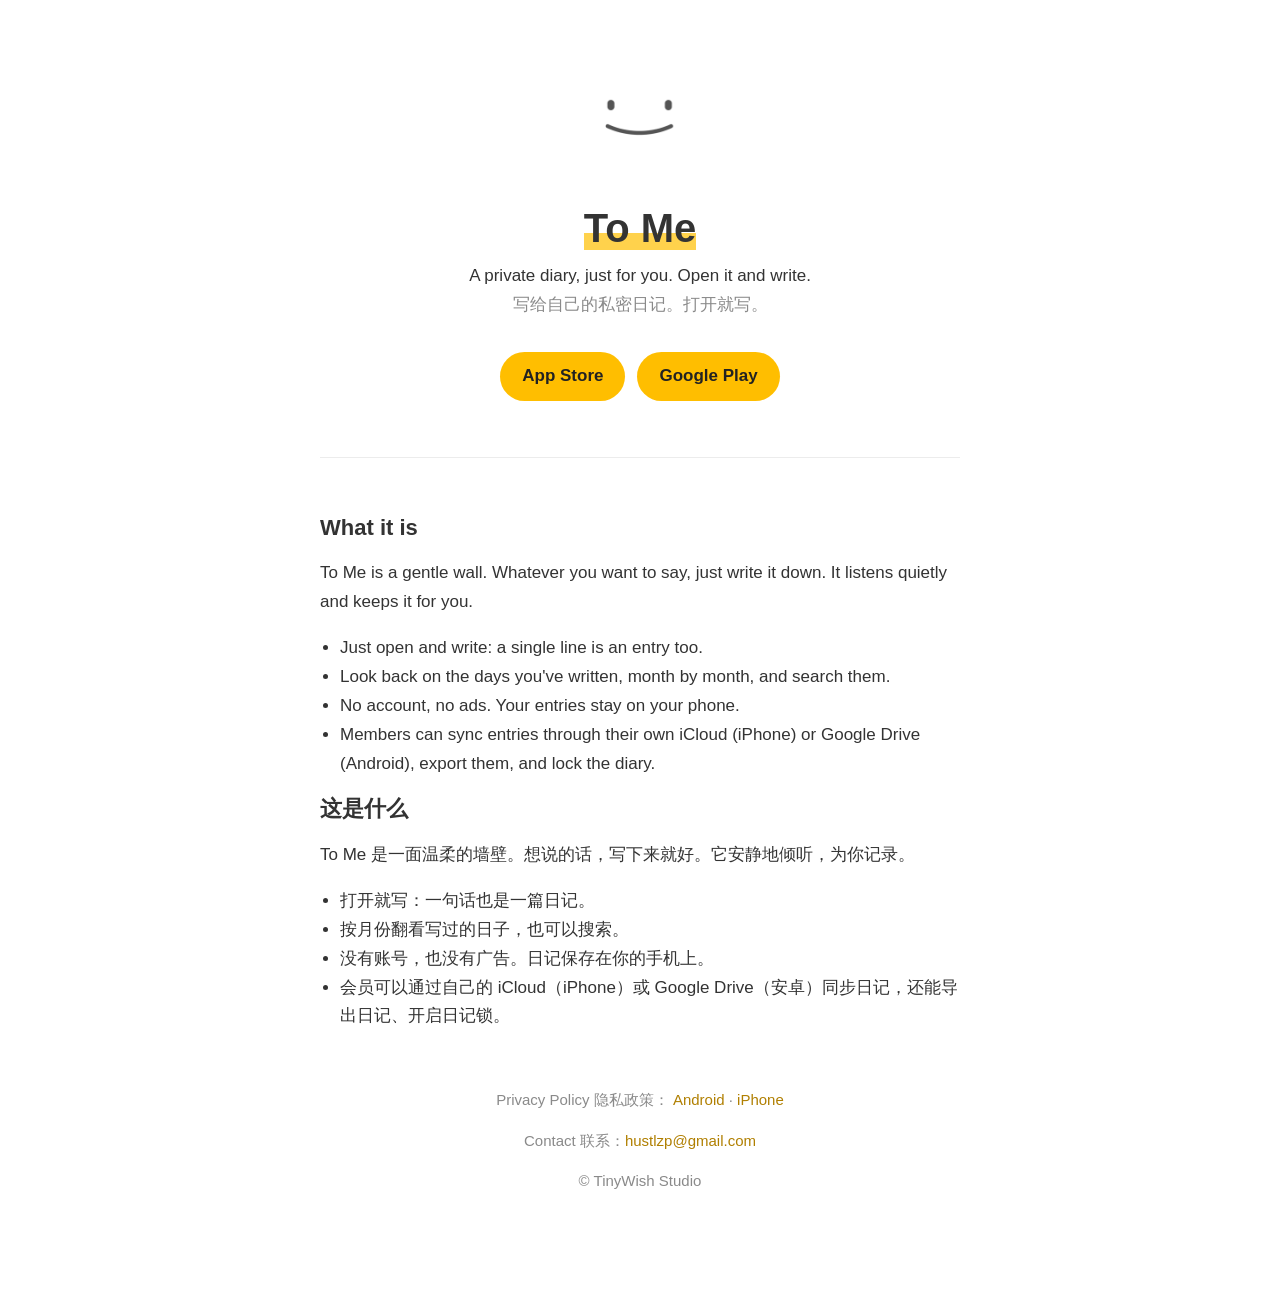
<file: index.html>
<!doctype html>
<html lang="en">
<head>
  <meta charset="utf-8">
  <meta name="viewport" content="width=device-width, initial-scale=1">
  <title>To Me – A private diary, just for you</title>
  <meta name="description" content="To Me is a private diary app for iPhone and Android. Open it and write. No account needed.">
  <link rel="icon" href="/icon.png">
  <link rel="stylesheet" href="/style.css">
</head>
<body>
<main>
  <section class="hero">
    <img src="/icon.png" alt="To Me app icon">
    <h1><span class="highlight">To Me</span></h1>
    <p>A private diary, just for you. Open it and write.</p>
    <p class="muted">写给自己的私密日记。打开就写。</p>
    <div class="stores">
      <a href="https://apps.apple.com/app/id1023390151">App Store</a>
      <a href="https://play.google.com/store/apps/details?id=com.tooome.tome">Google Play</a>
    </div>
  </section>

  <hr>

  <section class="section">
    <h2>What it is</h2>
    <p>To Me is a gentle wall. Whatever you want to say, just write it down. It listens quietly and keeps it for you.</p>
    <ul>
      <li>Just open and write: a single line is an entry too.</li>
      <li>Look back on the days you've written, month by month, and search them.</li>
      <li>No account, no ads. Your entries stay on your phone.</li>
      <li>Members can sync entries through their own iCloud (iPhone) or Google Drive (Android), export them, and lock the diary.</li>
    </ul>
  </section>

  <section class="section">
    <h2>这是什么</h2>
    <p>To Me 是一面温柔的墙壁。想说的话，写下来就好。它安静地倾听，为你记录。</p>
    <ul>
      <li>打开就写：一句话也是一篇日记。</li>
      <li>按月份翻看写过的日子，也可以搜索。</li>
      <li>没有账号，也没有广告。日记保存在你的手机上。</li>
      <li>会员可以通过自己的 iCloud（iPhone）或 Google Drive（安卓）同步日记，还能导出日记、开启日记锁。</li>
    </ul>
  </section>

  <footer>
    <p>
      Privacy Policy 隐私政策：
      <a href="/android/privacy/">Android</a> ·
      <a href="https://hustlzp.notion.site/Privacy-Policy-1ea49e579aef40178342e505d2687df4">iPhone</a>
    </p>
    <p>Contact 联系：<a href="mailto:hustlzp@gmail.com">hustlzp@gmail.com</a></p>
    <p>© TinyWish Studio</p>
  </footer>
</main>
</body>
</html>
</file>
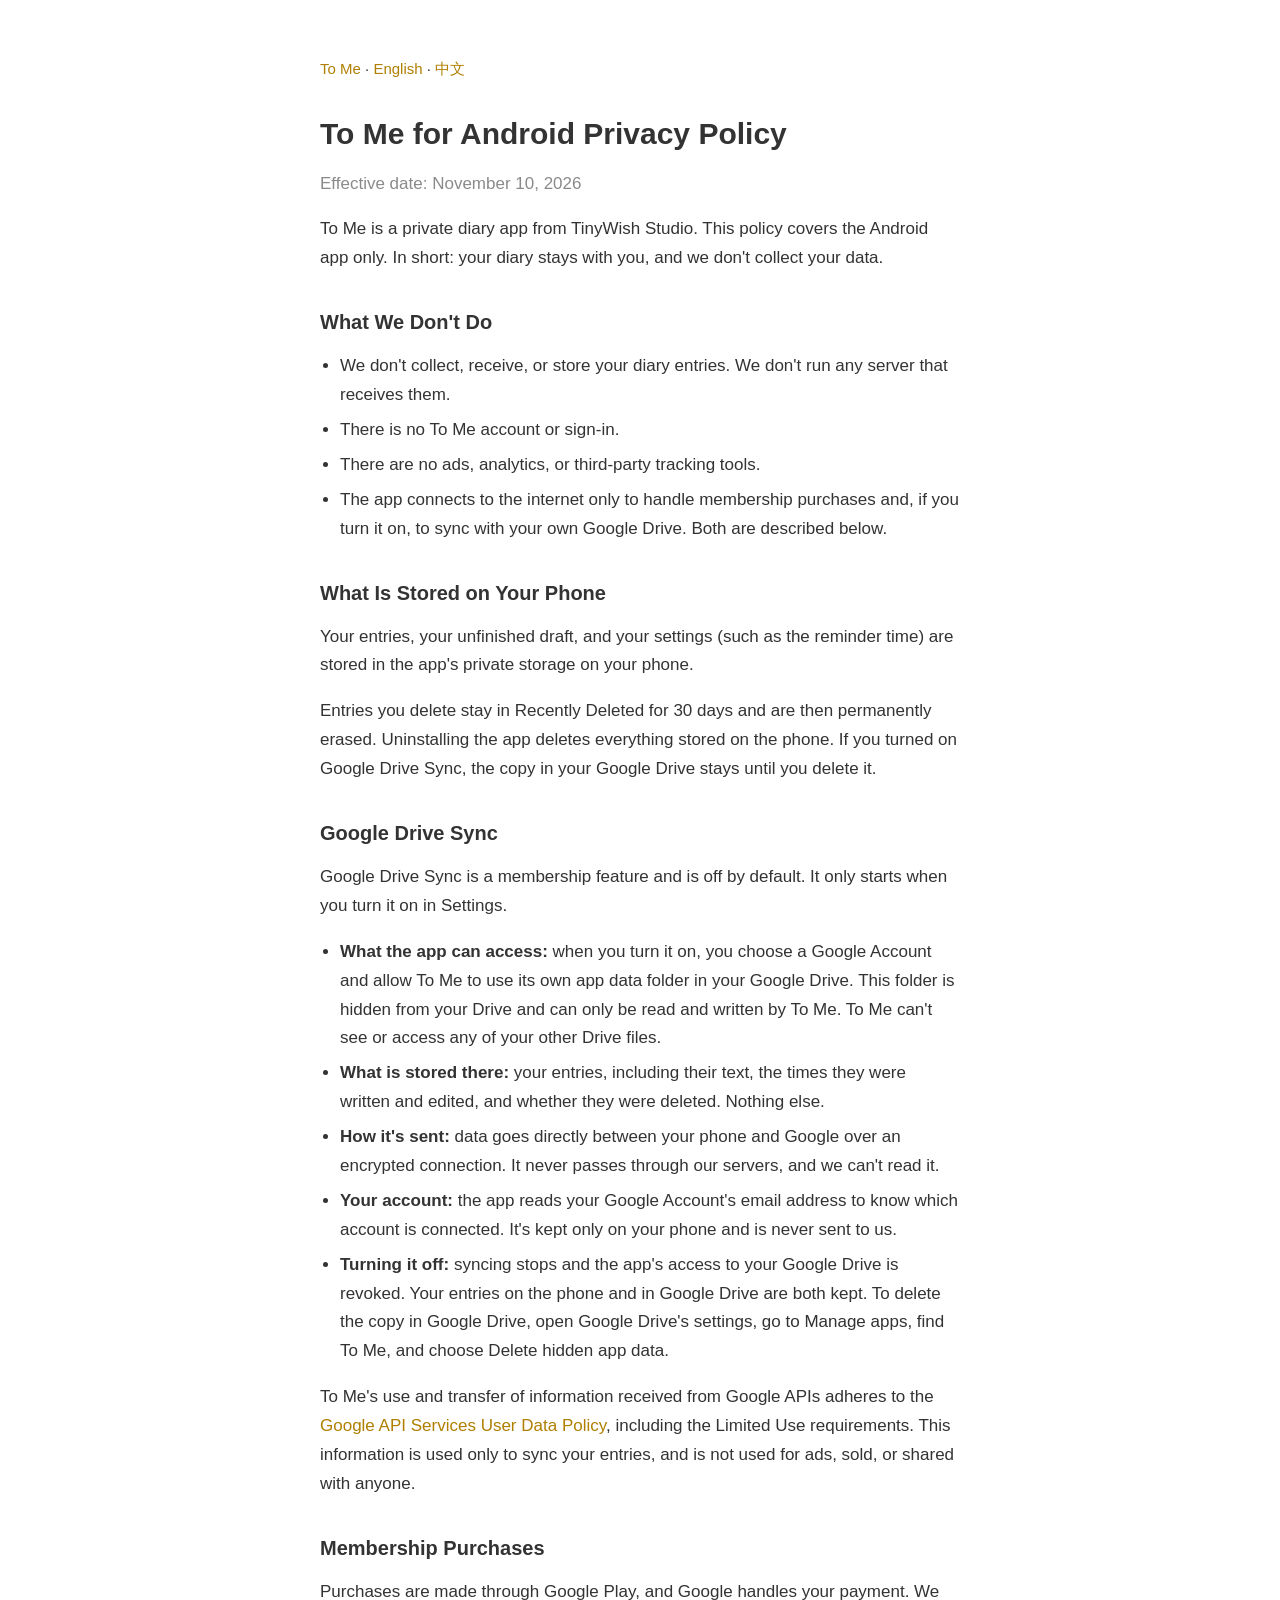
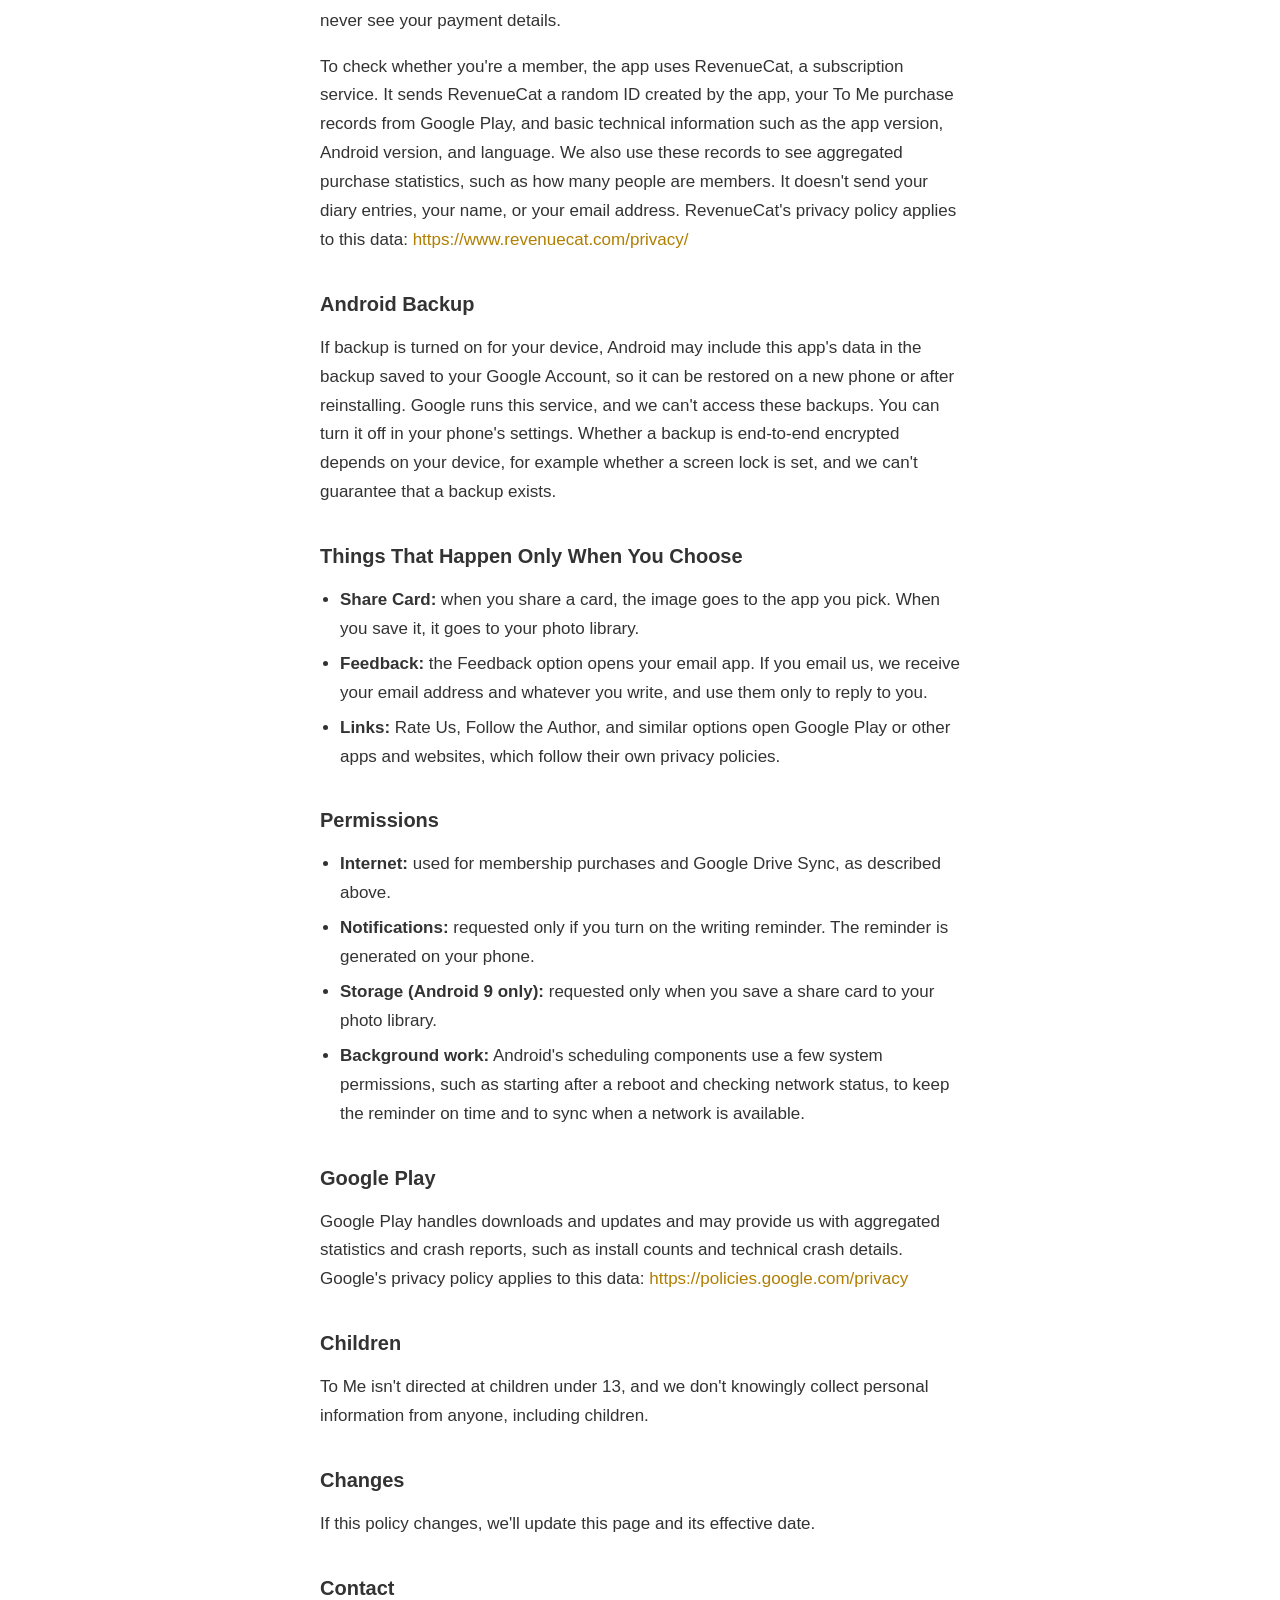
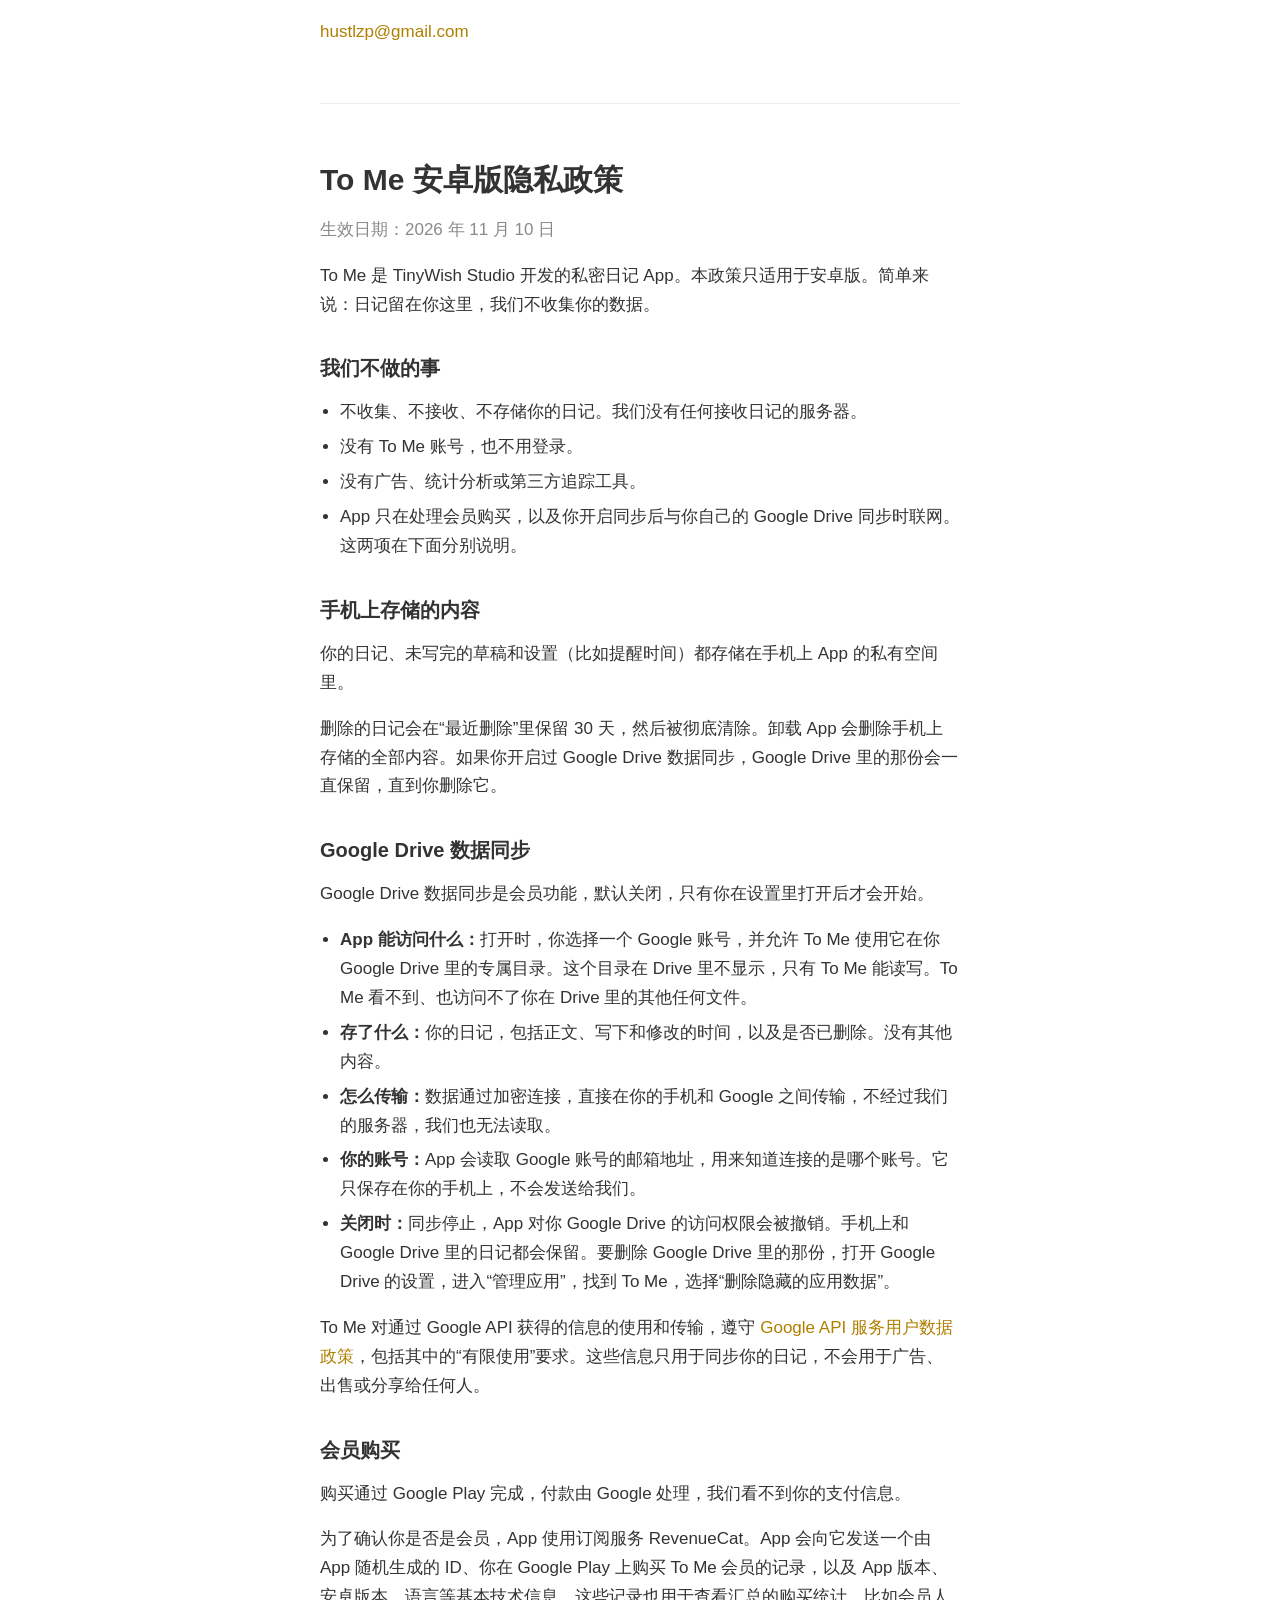
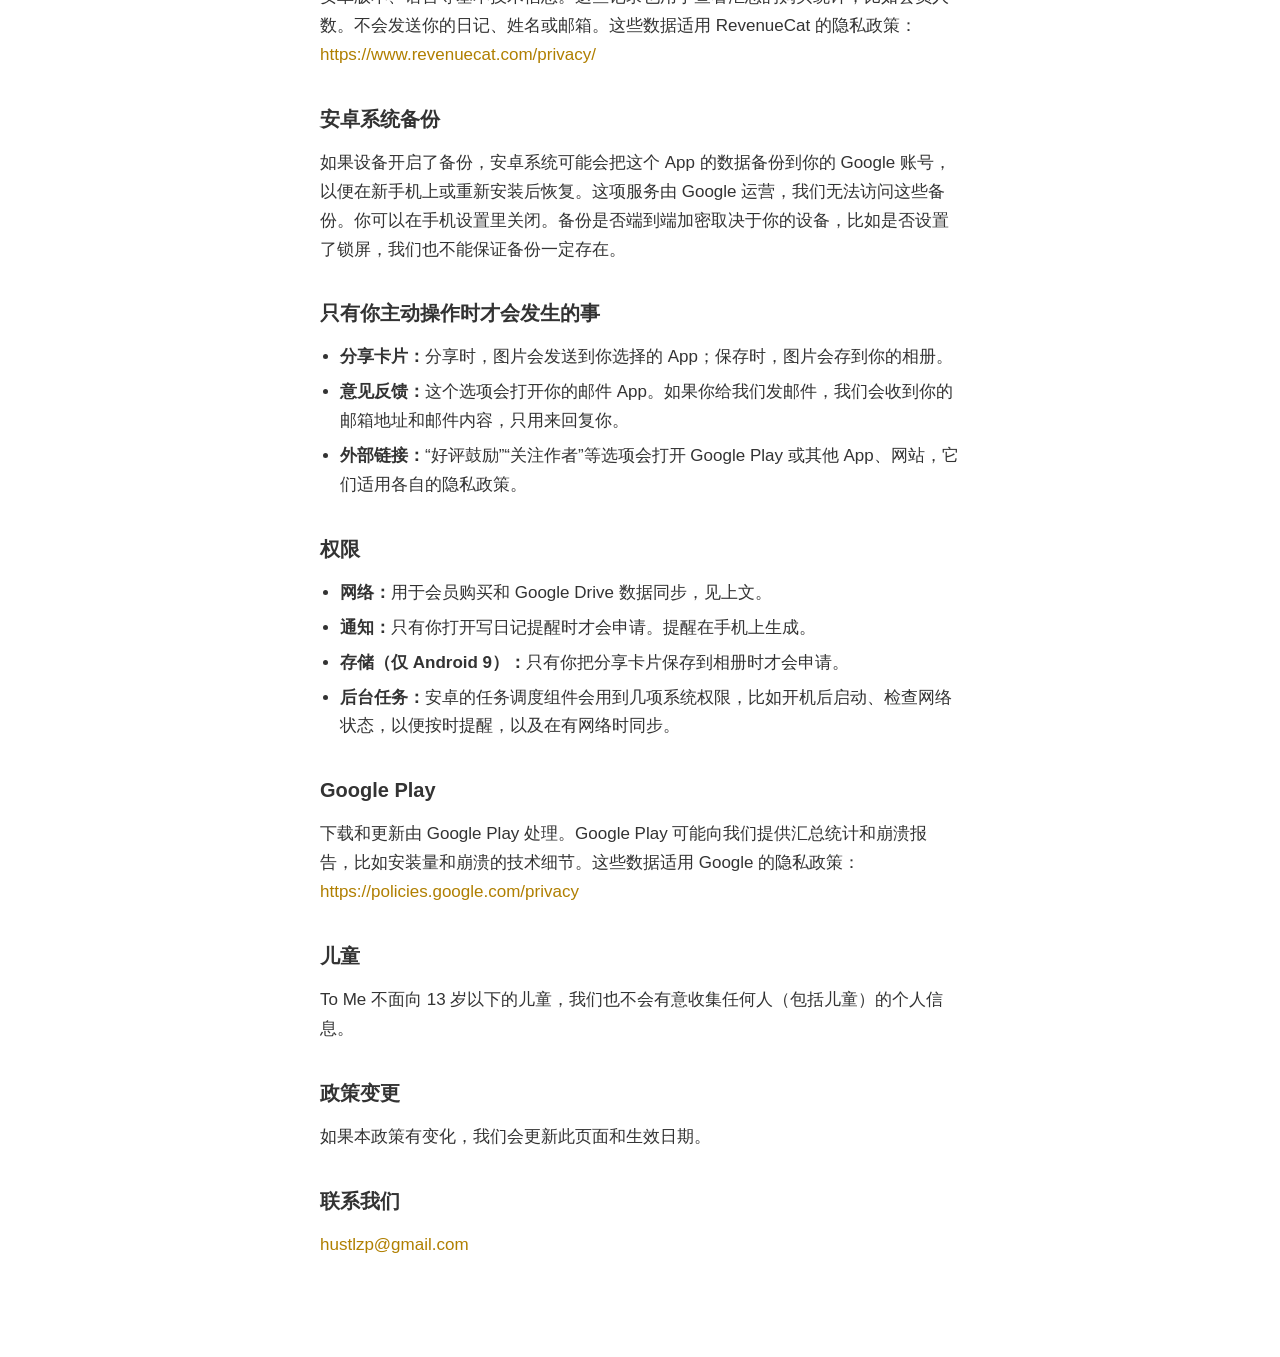
<file: android/privacy/index.html>
<!doctype html>
<html lang="en">
<head>
  <meta charset="utf-8">
  <meta name="viewport" content="width=device-width, initial-scale=1">
  <title>To Me for Android Privacy Policy</title>
  <link rel="icon" href="/icon.png">
  <link rel="stylesheet" href="/style.css">
</head>
<body>
<main class="policy">
  <p class="lang-switch"><a href="/">To Me</a> · <a href="#en">English</a> · <a href="#zh">中文</a></p>

  <article id="en" lang="en">
    <h1>To Me for Android Privacy Policy</h1>
    <p class="muted">Effective date: November 10, 2026</p>
    <p>To Me is a private diary app from TinyWish Studio. This policy covers the Android app only. In short: your diary stays with you, and we don't collect your data.</p>

    <h2>What We Don't Do</h2>
    <ul>
      <li>We don't collect, receive, or store your diary entries. We don't run any server that receives them.</li>
      <li>There is no To Me account or sign-in.</li>
      <li>There are no ads, analytics, or third-party tracking tools.</li>
      <li>The app connects to the internet only to handle membership purchases and, if you turn it on, to sync with your own Google Drive. Both are described below.</li>
    </ul>

    <h2>What Is Stored on Your Phone</h2>
    <p>Your entries, your unfinished draft, and your settings (such as the reminder time) are stored in the app's private storage on your phone.</p>
    <p>Entries you delete stay in Recently Deleted for 30 days and are then permanently erased. Uninstalling the app deletes everything stored on the phone. If you turned on Google Drive Sync, the copy in your Google Drive stays until you delete it.</p>

    <h2>Google Drive Sync</h2>
    <p>Google Drive Sync is a membership feature and is off by default. It only starts when you turn it on in Settings.</p>
    <ul>
      <li><strong>What the app can access:</strong> when you turn it on, you choose a Google Account and allow To Me to use its own app data folder in your Google Drive. This folder is hidden from your Drive and can only be read and written by To Me. To Me can't see or access any of your other Drive files.</li>
      <li><strong>What is stored there:</strong> your entries, including their text, the times they were written and edited, and whether they were deleted. Nothing else.</li>
      <li><strong>How it's sent:</strong> data goes directly between your phone and Google over an encrypted connection. It never passes through our servers, and we can't read it.</li>
      <li><strong>Your account:</strong> the app reads your Google Account's email address to know which account is connected. It's kept only on your phone and is never sent to us.</li>
      <li><strong>Turning it off:</strong> syncing stops and the app's access to your Google Drive is revoked. Your entries on the phone and in Google Drive are both kept. To delete the copy in Google Drive, open Google Drive's settings, go to Manage apps, find To Me, and choose Delete hidden app data.</li>
    </ul>
    <p>To Me's use and transfer of information received from Google APIs adheres to the <a href="https://developers.google.com/terms/api-services-user-data-policy">Google API Services User Data Policy</a>, including the Limited Use requirements. This information is used only to sync your entries, and is not used for ads, sold, or shared with anyone.</p>

    <h2>Membership Purchases</h2>
    <p>Purchases are made through Google Play, and Google handles your payment. We never see your payment details.</p>
    <p>To check whether you're a member, the app uses RevenueCat, a subscription service. It sends RevenueCat a random ID created by the app, your To Me purchase records from Google Play, and basic technical information such as the app version, Android version, and language. We also use these records to see aggregated purchase statistics, such as how many people are members. It doesn't send your diary entries, your name, or your email address. RevenueCat's privacy policy applies to this data: <a href="https://www.revenuecat.com/privacy/">https://www.revenuecat.com/privacy/</a></p>

    <h2>Android Backup</h2>
    <p>If backup is turned on for your device, Android may include this app's data in the backup saved to your Google Account, so it can be restored on a new phone or after reinstalling. Google runs this service, and we can't access these backups. You can turn it off in your phone's settings. Whether a backup is end-to-end encrypted depends on your device, for example whether a screen lock is set, and we can't guarantee that a backup exists.</p>

    <h2>Things That Happen Only When You Choose</h2>
    <ul>
      <li><strong>Share Card:</strong> when you share a card, the image goes to the app you pick. When you save it, it goes to your photo library.</li>
      <li><strong>Feedback:</strong> the Feedback option opens your email app. If you email us, we receive your email address and whatever you write, and use them only to reply to you.</li>
      <li><strong>Links:</strong> Rate Us, Follow the Author, and similar options open Google Play or other apps and websites, which follow their own privacy policies.</li>
    </ul>

    <h2>Permissions</h2>
    <ul>
      <li><strong>Internet:</strong> used for membership purchases and Google Drive Sync, as described above.</li>
      <li><strong>Notifications:</strong> requested only if you turn on the writing reminder. The reminder is generated on your phone.</li>
      <li><strong>Storage (Android 9 only):</strong> requested only when you save a share card to your photo library.</li>
      <li><strong>Background work:</strong> Android's scheduling components use a few system permissions, such as starting after a reboot and checking network status, to keep the reminder on time and to sync when a network is available.</li>
    </ul>

    <h2>Google Play</h2>
    <p>Google Play handles downloads and updates and may provide us with aggregated statistics and crash reports, such as install counts and technical crash details. Google's privacy policy applies to this data: <a href="https://policies.google.com/privacy">https://policies.google.com/privacy</a></p>

    <h2>Children</h2>
    <p>To Me isn't directed at children under 13, and we don't knowingly collect personal information from anyone, including children.</p>

    <h2>Changes</h2>
    <p>If this policy changes, we'll update this page and its effective date.</p>

    <h2>Contact</h2>
    <p><a href="mailto:hustlzp@gmail.com">hustlzp@gmail.com</a></p>
  </article>

  <hr>

  <article id="zh" lang="zh-Hans">
    <h1>To Me 安卓版隐私政策</h1>
    <p class="muted">生效日期：2026 年 11 月 10 日</p>
    <p>To Me 是 TinyWish Studio 开发的私密日记 App。本政策只适用于安卓版。简单来说：日记留在你这里，我们不收集你的数据。</p>

    <h2>我们不做的事</h2>
    <ul>
      <li>不收集、不接收、不存储你的日记。我们没有任何接收日记的服务器。</li>
      <li>没有 To Me 账号，也不用登录。</li>
      <li>没有广告、统计分析或第三方追踪工具。</li>
      <li>App 只在处理会员购买，以及你开启同步后与你自己的 Google Drive 同步时联网。这两项在下面分别说明。</li>
    </ul>

    <h2>手机上存储的内容</h2>
    <p>你的日记、未写完的草稿和设置（比如提醒时间）都存储在手机上 App 的私有空间里。</p>
    <p>删除的日记会在“最近删除”里保留 30 天，然后被彻底清除。卸载 App 会删除手机上存储的全部内容。如果你开启过 Google Drive 数据同步，Google Drive 里的那份会一直保留，直到你删除它。</p>

    <h2>Google Drive 数据同步</h2>
    <p>Google Drive 数据同步是会员功能，默认关闭，只有你在设置里打开后才会开始。</p>
    <ul>
      <li><strong>App 能访问什么：</strong>打开时，你选择一个 Google 账号，并允许 To Me 使用它在你 Google Drive 里的专属目录。这个目录在 Drive 里不显示，只有 To Me 能读写。To Me 看不到、也访问不了你在 Drive 里的其他任何文件。</li>
      <li><strong>存了什么：</strong>你的日记，包括正文、写下和修改的时间，以及是否已删除。没有其他内容。</li>
      <li><strong>怎么传输：</strong>数据通过加密连接，直接在你的手机和 Google 之间传输，不经过我们的服务器，我们也无法读取。</li>
      <li><strong>你的账号：</strong>App 会读取 Google 账号的邮箱地址，用来知道连接的是哪个账号。它只保存在你的手机上，不会发送给我们。</li>
      <li><strong>关闭时：</strong>同步停止，App 对你 Google Drive 的访问权限会被撤销。手机上和 Google Drive 里的日记都会保留。要删除 Google Drive 里的那份，打开 Google Drive 的设置，进入“管理应用”，找到 To Me，选择“删除隐藏的应用数据”。</li>
    </ul>
    <p>To Me 对通过 Google API 获得的信息的使用和传输，遵守 <a href="https://developers.google.com/terms/api-services-user-data-policy">Google API 服务用户数据政策</a>，包括其中的“有限使用”要求。这些信息只用于同步你的日记，不会用于广告、出售或分享给任何人。</p>

    <h2>会员购买</h2>
    <p>购买通过 Google Play 完成，付款由 Google 处理，我们看不到你的支付信息。</p>
    <p>为了确认你是否是会员，App 使用订阅服务 RevenueCat。App 会向它发送一个由 App 随机生成的 ID、你在 Google Play 上购买 To Me 会员的记录，以及 App 版本、安卓版本、语言等基本技术信息。这些记录也用于查看汇总的购买统计，比如会员人数。不会发送你的日记、姓名或邮箱。这些数据适用 RevenueCat 的隐私政策：<a href="https://www.revenuecat.com/privacy/">https://www.revenuecat.com/privacy/</a></p>

    <h2>安卓系统备份</h2>
    <p>如果设备开启了备份，安卓系统可能会把这个 App 的数据备份到你的 Google 账号，以便在新手机上或重新安装后恢复。这项服务由 Google 运营，我们无法访问这些备份。你可以在手机设置里关闭。备份是否端到端加密取决于你的设备，比如是否设置了锁屏，我们也不能保证备份一定存在。</p>

    <h2>只有你主动操作时才会发生的事</h2>
    <ul>
      <li><strong>分享卡片：</strong>分享时，图片会发送到你选择的 App；保存时，图片会存到你的相册。</li>
      <li><strong>意见反馈：</strong>这个选项会打开你的邮件 App。如果你给我们发邮件，我们会收到你的邮箱地址和邮件内容，只用来回复你。</li>
      <li><strong>外部链接：</strong>“好评鼓励”“关注作者”等选项会打开 Google Play 或其他 App、网站，它们适用各自的隐私政策。</li>
    </ul>

    <h2>权限</h2>
    <ul>
      <li><strong>网络：</strong>用于会员购买和 Google Drive 数据同步，见上文。</li>
      <li><strong>通知：</strong>只有你打开写日记提醒时才会申请。提醒在手机上生成。</li>
      <li><strong>存储（仅 Android 9）：</strong>只有你把分享卡片保存到相册时才会申请。</li>
      <li><strong>后台任务：</strong>安卓的任务调度组件会用到几项系统权限，比如开机后启动、检查网络状态，以便按时提醒，以及在有网络时同步。</li>
    </ul>

    <h2>Google Play</h2>
    <p>下载和更新由 Google Play 处理。Google Play 可能向我们提供汇总统计和崩溃报告，比如安装量和崩溃的技术细节。这些数据适用 Google 的隐私政策：<a href="https://policies.google.com/privacy">https://policies.google.com/privacy</a></p>

    <h2>儿童</h2>
    <p>To Me 不面向 13 岁以下的儿童，我们也不会有意收集任何人（包括儿童）的个人信息。</p>

    <h2>政策变更</h2>
    <p>如果本政策有变化，我们会更新此页面和生效日期。</p>

    <h2>联系我们</h2>
    <p><a href="mailto:hustlzp@gmail.com">hustlzp@gmail.com</a></p>
  </article>
</main>
</body>
</html>
</file>
<file: style.css>
:root {
  --bg: #ffffff;
  --text: #333333;
  --muted: #8a8a8a;
  --line: #ececec;
  --accent: #ffbe00;
  --highlight: #ffd24c;
  --link: #b07f00;
}

@media (prefers-color-scheme: dark) {
  :root {
    --bg: #242424;
    --text: #d6d6d6;
    --muted: #8a8a8a;
    --line: #3a3a3a;
    --highlight: #8a6a00;
    --link: #ffcc33;
  }
}

* { box-sizing: border-box; }

body {
  margin: 0;
  background: var(--bg);
  color: var(--text);
  font: 17px/1.7 -apple-system, BlinkMacSystemFont, "Segoe UI", Roboto, "PingFang SC", "Hiragino Sans GB", "Microsoft YaHei", sans-serif;
  -webkit-text-size-adjust: 100%;
}

main {
  max-width: 680px;
  margin: 0 auto;
  padding: 56px 20px 80px;
}

a { color: var(--link); text-decoration: none; }
a:hover { text-decoration: underline; }

h1, h2, h3 { line-height: 1.3; font-weight: 700; }

.highlight {
  background: linear-gradient(transparent 62%, var(--highlight) 62%);
}

.muted { color: var(--muted); }

hr {
  border: 0;
  border-top: 1px solid var(--line);
  margin: 56px 0;
}

/* 主页 */
.hero { text-align: center; }
.hero img { width: 112px; height: 112px; border-radius: 24px; }
.hero h1 { font-size: 40px; margin: 24px 0 8px; }
.hero p { margin: 0; }

.stores {
  display: flex;
  flex-wrap: wrap;
  justify-content: center;
  gap: 12px;
  margin: 32px 0 0;
}
.stores a {
  padding: 10px 22px;
  border-radius: 999px;
  background: var(--accent);
  color: #222;
  font-weight: 600;
}
.stores a:hover { text-decoration: none; opacity: 0.85; }

.section h2 { font-size: 22px; margin: 0 0 12px; }
.section ul { padding-left: 20px; }

footer {
  margin-top: 56px;
  font-size: 15px;
  color: var(--muted);
  text-align: center;
}

/* 隐私政策 */
.policy h1 { font-size: 30px; margin: 0 0 8px; }
.policy h2 { font-size: 20px; margin: 36px 0 8px; }
.policy ul { padding-left: 20px; }
.policy li { margin: 6px 0; }
.lang-switch { margin: 0 0 32px; font-size: 15px; }
</file>
